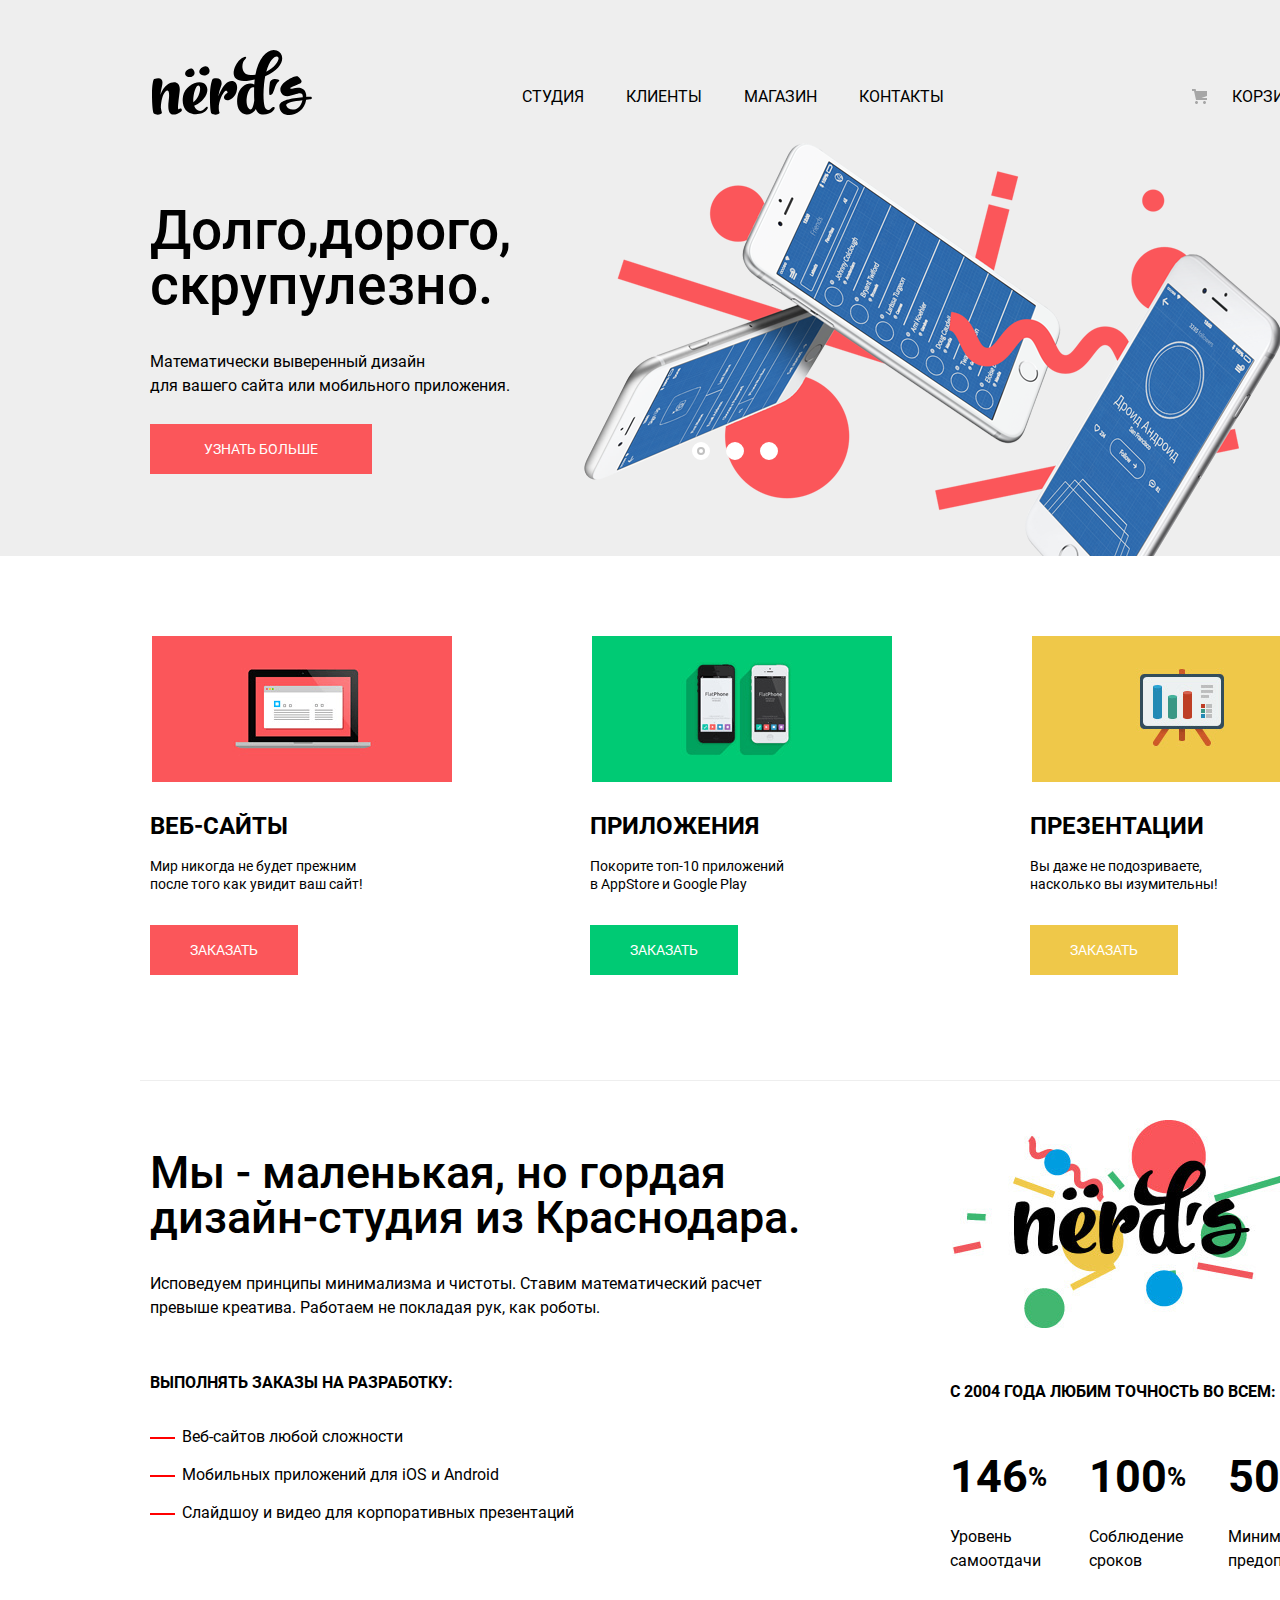
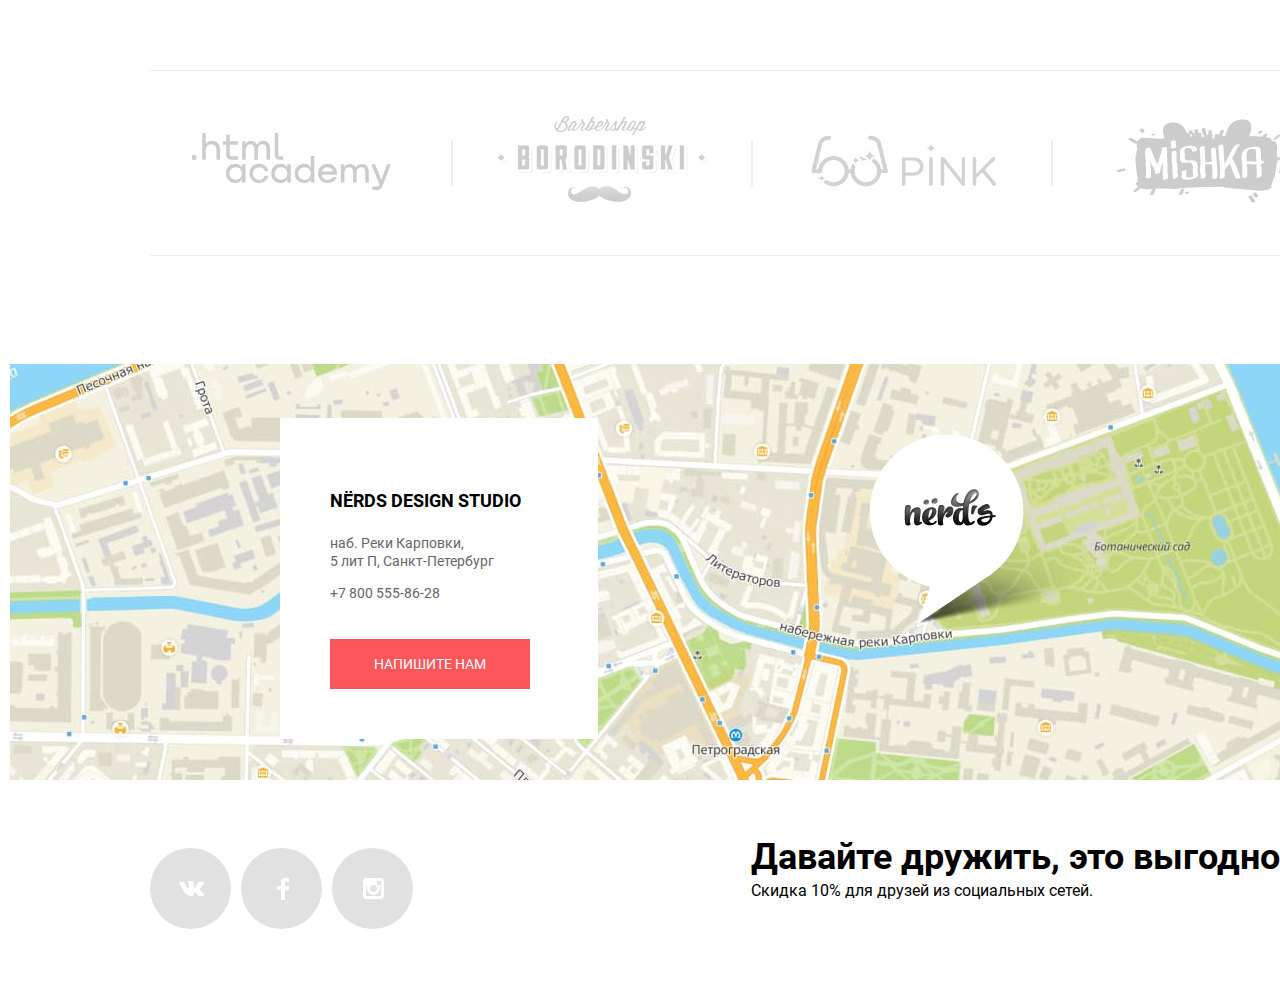
<file: index.html>
<!DOCTYPE html>
<html class="page" lang="ru">
  <head>
    <meta charset="utf-8">
    <title>Заголовок страницы</title>
    <link rel="preconnect" href="https://fonts.gstatic.com">
    <link href="https://fonts.googleapis.com/css2?family=Roboto:wght@400;700&display=swap"
      rel="stylesheet">
    <link href="css/style.css" rel="stylesheet">
    <link rel="icon" href="favicon/32.svg" type="image/svg+xml">
    <link rel="apple-touch-icon" href="favicon/152.svg">
    <link rel="manifest" href="manifest.webmanifest">
  </head>
  <body class="page-body">
    <header class="main-header">
      <div class="container">
        <nav class="main-navigation">
          <a class="main-header-logo">
          <img src="img/nerds-logo.svg" width="160" height="65" alt="Логотип
            дизайн-студия «Нёрдс»">
          </a>
          <div>
            <div class="main-navigation-wrapper">
              <ul class="site-navigation">
                <li class="site-navigation-item"><a href="blank.html">Студия</a></li>
                <li class="site-navigation-item" ><a href="blank.html">Клиенты</a></li>
                <li class="site-navigation-item"><a href="catalog.html">Магазин</a></li>
                <li class="site-navigation-item"><a href="blank.html">Контакты</a></li>
              </ul>
              <div class="user-navigation">
                <a class="login-link" href="blank.html">Корзина</a>
              </div>
            </div>
          </div>
        </nav>
      </div>
    </header>
    <main>
      <section class="slider">
        <div class="container">
          <input class="visually-hidden slide-input" type="radio" name="grid" value="adaptive" id="first-slide" checked>
          <input class="visually-hidden slide-input" type="radio" name="grid" value="fixed" id="second-slide">
          <input class="visually-hidden slide-input" type="radio" name="grid" value="rubber-band" id="third-slide">
          <div class="slides">
            <section class="slider-item slider-item-1">
              <p class="title">Долго,дорого,<br>скрупулезно.</p>
              <p class="subtitle">Математически выверенный дизайн<br>для вашего сайта или мобильного приложения.</p>
              <a class="button button-slider" href="blank.html">Узнать Больше</a>
            </section>
            <section class="slider-item slider-item-2">
              <p class="title">Любим математику<br>как никто другой</p>
              <p class="subtitle">Никакого креатива, только математические формы<br>для расчета идеальных пропорций</p>
              <a class="button button-slider" href="blank.html">Узнать Больше</a>
            </section>
            <section class="slider-item slider-item-3">
              <p class="title">Только ночь,<br>только хардкор</p>
              <p class="subtitle">Работаем днем, как все? Мы против этого.<br>Ближе к полуночи работа только начинается.</p>
              <a class="button button-slider" href="blank.html">Узнать Больше</a>
            </section>
          </div>
          <ul class="slider-controls">
            <li>
              <label for="first-slide" class="first-label"></label>
            </li>
            <li>
              <label for="second-slide" class="second-label"></label>
            </li>
            <li>
              <label for="third-slide" class="third-label"></label>
            </li>
          </ul>
        </div>
      </section>
      <section class="features">
        <div class="container">
          <ul class="features-list">
            <li class="feature-item">
              <a>
              <img src="img/illustration-1-1.png" width="300" height="146" alt="">
              </a>
              <h3>Веб-Сайты</h3>
              <p>Мир никогда не будет прежним<br>
                после того как увидит ваш сайт!
              </p>
              <a class="button" href="blank.html">Заказать</a>
            </li>
            <li class="feature-item">
              <a>
              <img src="img/illustration-2-1.png" width="300" height="146" alt="">
              </a>
              <h3>Приложения</h3>
              <p>Покорите топ-10 приложений<br>в AppStore и Google Play</p>
              <a class="button button-1" href="blank.html">Заказать</a>
            </li>
            <li class="feature-item">
              <a>
              <img src="img/illustration-3-1.png" width="300" height="146" alt="">
              </a>
              <h3>Презентации</h3>
              <p>Вы даже не подозриваете,<br>насколько вы изумительны!</p>
              <a class="button button-2" href="blank.html">Заказать</a>
            </li>
          </ul>
        </div>
      </section>
      <div class="index-columns">
        <div class="container">
          <section class="about-us">
            <h1>Мы - маленькая, но гордая<br>дизайн-студия из Краснодара.</h1>
            <p>Исповедуем принципы минимализма и чистоты. Ставим математический расчет
              <br>превыше креатива. Работаем не покладая рук, как роботы.
            <p>
            <h2>Выполнять заказы на разработку:</h2>
            <ul class="about-us-main">
              <li>Веб-сайтов любой сложности</li>
              <li>Мобильных приложений для iOS и Android</li>
              <li>Слайдшоу и видео для корпоративных презентаций</li>
            </ul>
          </section>
          <section class="about-us-additional">
            <img src="img/nerds-illustration-1.jpg" width="360" height="208"
              alt="Логотип">
            <h2>С 2004 года любим точность во всем:</h2>
            <div>
              <div class="percent-wrapper">
                <p class="percent">
                  <span>146</span><sup>%</sup>
                </p>
                <p>Уровень<br>самоотдачи</p>
              </div>
              <div class="percent-wrapper">
                <p class="percent">
                  <span>100</span><sup>%</sup>
                </p>
                <p>Соблюдение<br>сроков</p>
              </div>
              <div class="percent-wrapper">
                <p class="percent">
                  <span>50</span><sup>%</sup>
                </p>
                <p>Минимальная<br>предоплата</p>
              </div>
            </div>
          </section>
        </div>
      </div>
      <section class="brands">
        <div class="container">
          <ul class="brands-list">
            <li class="brands-item-1">
              <a href="https://htmlacademy.ru/intensive/htmlcss">
              <img src="img/logo_htmlacademy-1-2.svg" width="199" height="57"
                alt="Логотип «html academy»">
              </a>
            </li>
            <li class="brands-item-2">
              <a href="#">
              <img src="img/logo-2-1.svg" width="209" height="90"
                alt="Логотип «Barbershop Borodinski»">
              </a>
            </li>
            <li class="brands-item-3">
              <a href="#">
              <img src="img/group-12.svg" width="185" height="52"
                alt="Логотип «Pink»">
              </a>
            </li>
            <li class="brands-item-4">
              <a href="#">
              <img src="img/logo-4-1.svg" width="173" height="84"
                alt="Логотип «Mashka»">
              </a>
            </li>
          </ul>
        </div>
      </section>
    </main>
    <footer class="main-footer">
      <section class="footer-contacts">
        <img src="img/map-1.jpg" width="1440" height="416" alt="Карта">
        <div class="container">
          <div class="footer-pin">
            <img src="img/map-marker-1.png" width="231" height="190" alt="Маркер">
          </div>
          <div class="footer-info">
            <p class="contact-us-title">NЁRDS DESIGN STUDIO</p>
            <p>наб. Реки Карповки,<br>5 лит П, Санкт-Петербург</p>
            <a class="footer-phone" href="tel:+78005558628">
            +7 800 555-86-28</a>
            <a class="button button-footer" href="blank.html">Напишите нам</a>
          </div>
        </div>
      </section>
      <div class="container">
        <section class="footer-social">
          <ul сlass="social-list">
            <li>
              <a class="social-button" href="#">
              <img src="img/vk-icon.svg" width="26" height="15" alt="Вконтакте">
              </a>
            </li>
            <li>
              <a class="social-button" href="#">
              <img src="img/fb-icon.svg" width="12" height="22" alt="Фейсбук">
              </a>
            </li>
            <li>
              <a class="social-button" href="#">
              <img src="img/insta-icon.svg" width="21" height="21" alt="Инстаграм">
              </a>
            </li>
          </ul>
        </section>
        <section class="caption">
          <h2>Давайте дружить, это выгодно!</h2>
          <p>
            Скидка 10% для друзей из социальных сетей.
          </p>
        </section>
      </div>
    </footer>
    <section class="modal">
      <h2>Напишите нам</h2>
      <form class="appointment-form" action="https://echo.htmlacademy.ru"
        method="post">
        <p class="appointment-item">
          <label for="appointment-name">Ваше имя:</label>
          <input id="appointment-name" type="name" name="surname"
            placeholder="Имя Фамилия">
        </p>
        <p class="appointment-item">
          <label for="appointment-email">Ваше email:</label>
          <input id="appointment-email" type="email" name="email"
            placeholder="email@example.com">
        </p>
        <p class="appointment-item appointment-textarea">
          <label for="appointment-the-text-of-the-letter">Текст письма:</label>
          <textarea rows="5" id="appointment-the-text-of-the-letter" name="in free form" placeholder="В свободной форме"></textarea>
        </p>
        <button class="button" type="submit">Отправить</button>
      </form>
      <span class="close"></span>
    </section>
    <script src="js/min-main.js"></script>
  </body>
</html>
</file>
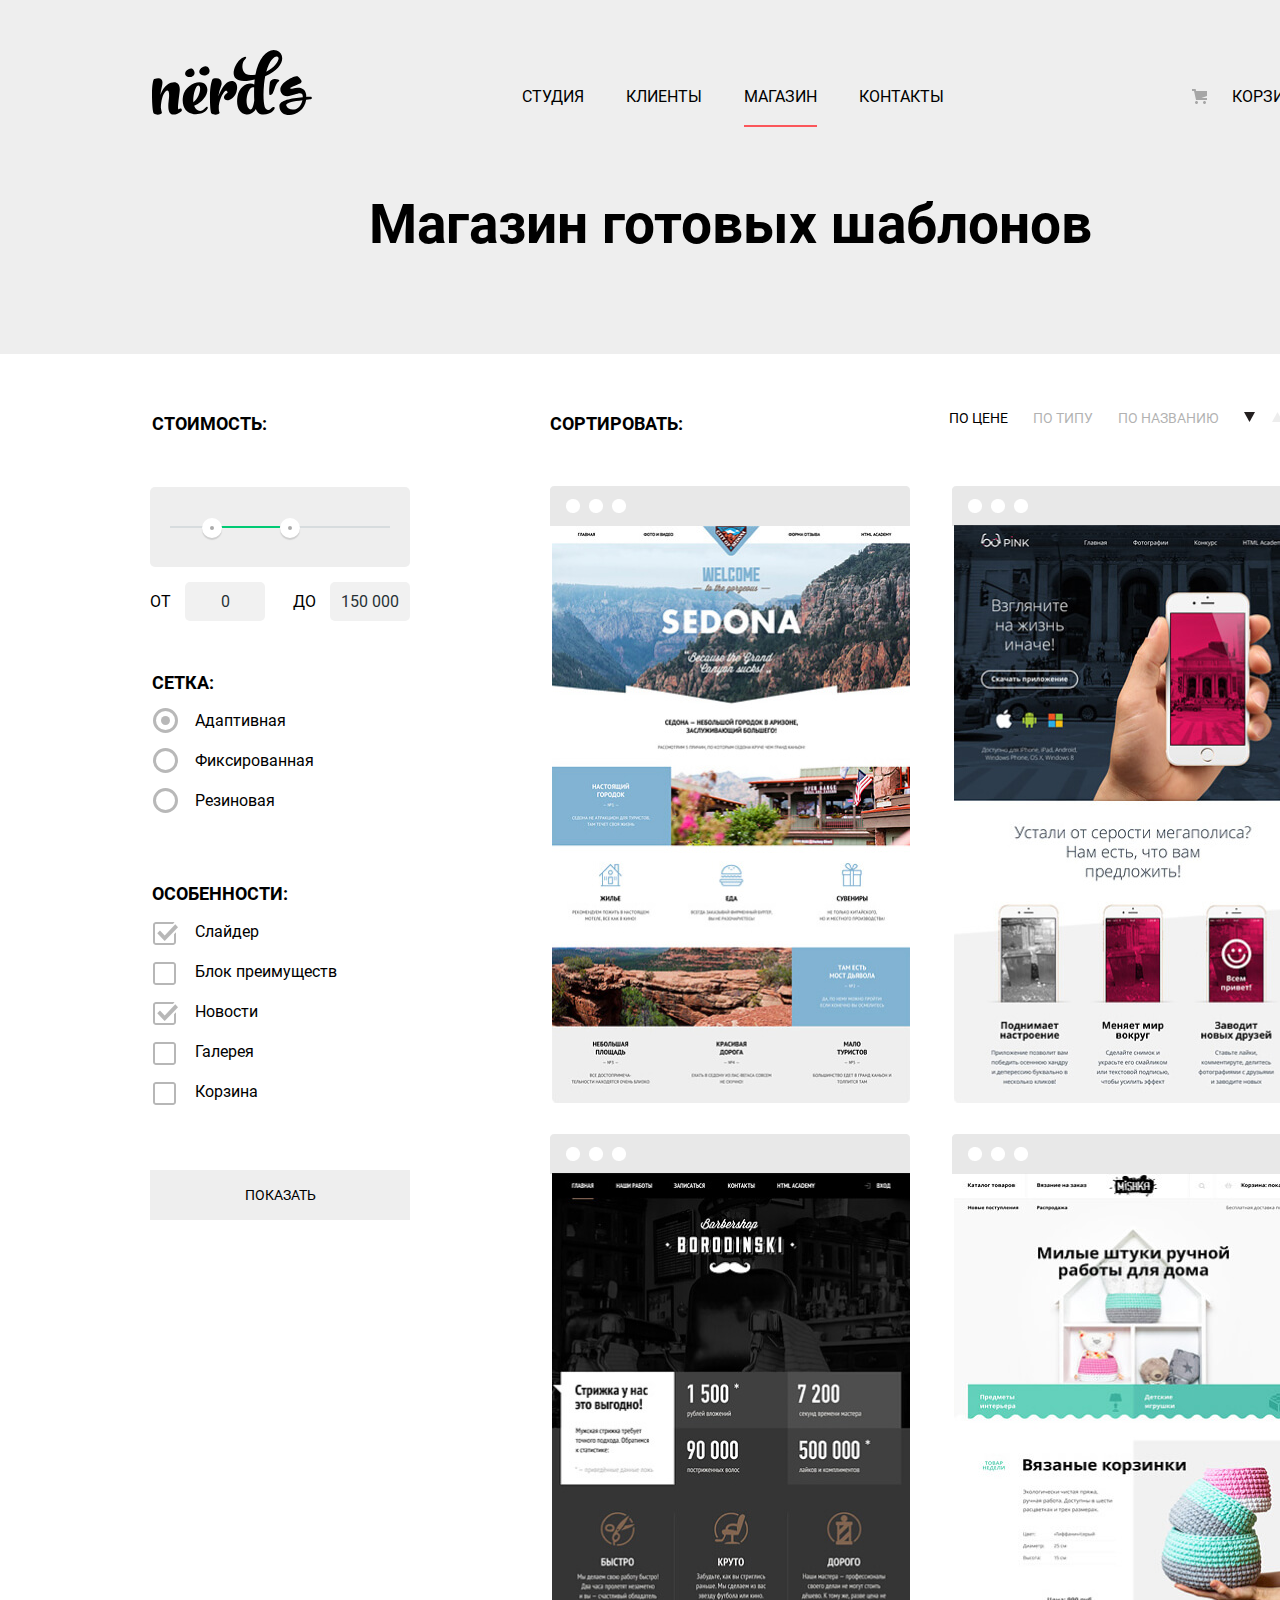
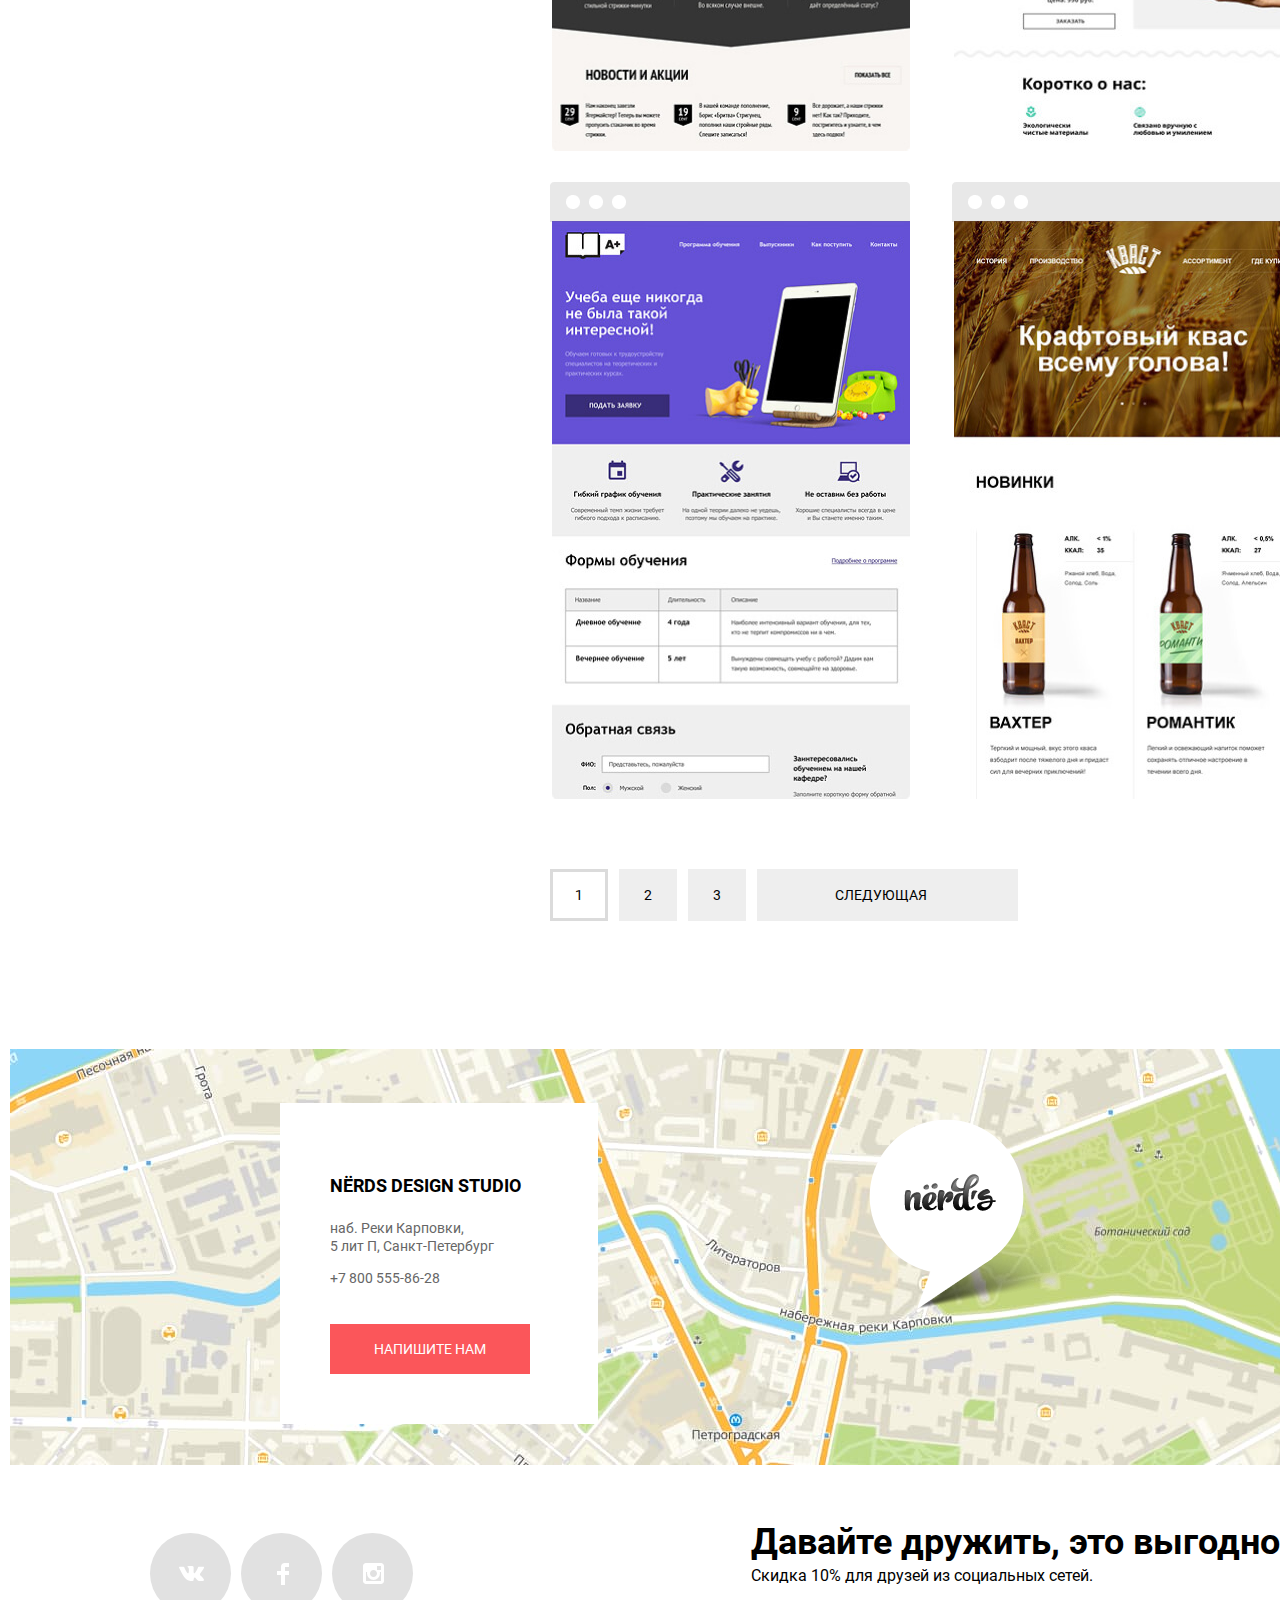
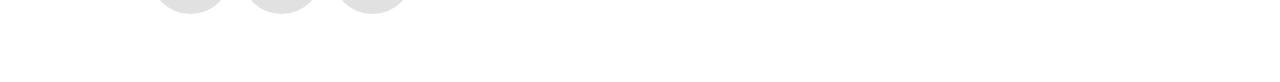
<file: catalog.html>
<!DOCTYPE html>
<html class="page" lang="ru">
  <head>
    <meta charset="UTF-8">
    <title>Каталог — Нёрдс</title>
    <link rel="preconnect" href="https://fonts.gstatic.com">
    <link href="https://fonts.googleapis.com/css2?family=Roboto:wght@400;700&display=swap"
      rel="stylesheet">
    <link rel="stylesheet" href="css/style.css">
    <link rel="icon" href="favicon/32.svg" type="image/svg+xml">
    <link rel="apple-touch-icon" href="favicon/152.svg">
    <link rel="manifest" href="manifest.webmanifest">
  </head>
  <body class="page-body">
    <header class="main-header">
      <div class="container">
        <nav class="main-navigation">
          <a class="main-header-logo" href="index.html">
          <img src="img/nerds-logo.svg" width="160" height="65"
            alt="Логотип Логотип дизайн-студия «Нёрдс»">
          </a>
          <div>
            <div class="main-navigation-wrapper">
              <ul class="site-navigation">
                <li class="site-navigation-item"><a href="blank.html">Студия</a></li>
                <li class="site-navigation-item"><a href="blank.html">Клиенты</a></li>
                <li class="site-navigation-item active"><a>Магазин</a></li>
                <li class="site-navigation-item"><a href="blank.html">Контакты</a></li>
              </ul>
              <div class="user-navigation">
                <a class="login-link" href="blank.html">Корзина</a>
              </div>
            </div>
          </div>
        </nav>
      </div>
    </header>
    <main class="page-catalog">
      <h1 class="page-title">Магазин готовых шаблонов</h1>
      <div class="container">
      <section class="filters">
        <h2 class="visually-hidden">Фильтр товаров</h2>
        <form class="filter" method="POST" action="https://echo.htmlacademy.ru">
          <fieldset class="filter-item">
            <legend>Стоимость:</legend>
            <div class="range-filter">
              <div class="range-controls">
                <div class="scale">
                  <div class="bar" style="width: 30%; margin-left: 20%"></div>
                </div>
                <div class="toggle toggle-min" tabindex="0" style="
                  left: 20%
                  "></div>
                <div class="toggle toggle-max" tabindex="0" style="
                  left: 50%
                  "></div>
              </div>
              <div class="price-controls">
                <label class="min-price">
                от <input type="number" name="min-price" placeholder="0">
                </label>
                <label class="max-price">
                до <input type="number" name="max-price" placeholder="150 000">
                </label>
              </div>
            </div>
          </fieldset>
          <fieldset class="filter-item">
            <legend>Сетка:</legend>
            <ul>
              <li class="filter-option filter-radio">
                <input class="visually-hidden filter-input-radio filter-input" type="radio" name="grid"
                  value="adaptive" id="filter-adaptive" checked>
                <label for="filter-adaptive">Адаптивная</label>
              </li>
              <li class="filter-option filter-radio">
                <input class="visually-hidden filter-input-radio filter-input" type="radio" name="grid"
                  value="fixed" id="filter-fixed">
                <label for="filter-fixed">Фиксированная</label>
              </li>
              <li class="filter-option filter-radio">
                <input class=" visually-hidden filter-input-radio filter-input" type="radio" name="grid"
                  value="rubber-band" id="filter-responsive">
                <label for="filter-responsive">Резиновая</label>
              </li>
            </ul>
          </fieldset>
          <fieldset class="filter-item">
            <legend>Особенности:</legend>
            <ul>
              <li class="filter-option filter-checkbox">
                <input class="visually-hidden filter-input-checkbox filter-input" type="checkbox" name="slider"
                  id="filter-slider" checked>
                <label for="filter-slider">Слайдер</label>
              </li>
              <li class="filter-option filter-checkbox">
                <input class="visually-hidden filter-input-checkbox filter-input" type="checkbox" name="the-array-of-benefits"
                  id="filter-the-array-of-benefits">
                <label for="filter-the-array-of-benefits">Блок преимуществ</label>
              </li>
              <li class="filter-option filter-checkbox">
                <input class=" visually-hidden filter-input-checkbox filter-input" type="checkbox" name="news"
                  id="filter-news" checked>
                <label for="filter-news">Новости</label>
              </li>
              <li class="filter-option filter-checkbox">
                <input class="visually-hidden filter-input-checkbox filter-input" type="checkbox" name="gallery"
                  id="filter-gallery">
                <label for="filter-gallery">Галерея</label>
              </li>
              <li class="filter-option filter-checkbox">
                <input class="visually-hidden filter-input-checkbox filter-input" type="checkbox" name="basket"
                  id="filter-basket">
                <label for="filter-basket">Корзина</label>
              </li>
            </ul>
          </fieldset>
          <button type="submit" class="filter-button button">Показать</button>
        </form>
      </section>
      <section class="catalog">
        <div class="page-catalog-layout">
          <ul class="breadcrumbs">
            <li class="breadcrumbs-title">
              <a href="catalog.html">Сортировать:</a>
            </li>
            <li class="breadcrumbs-item breadcrumbs-active">
              <a href="catalog.html">По цене</a>
            </li>
            <li class="breadcrumbs-item">
              <a href="#">По типу</a>
            </li>
            <li class="breadcrumbs-item">
              <a href="#">По названию</a>
            </li>
            <li class="arrow-bottom">
              <a href="#"></a>
            </li>
            <li class="arrow-top">
              <a href="#"></a>
            </li>
          </ul>
        </div>
        <!--<h2>Список готовых шаблонов</h2>!-->
        <ul class="catalog-list">
          <li class="catalog-item">
            <div class="catalog-item-image">
              <img src="img/mask-group-1.jpg" width="358" height="578"
                alt="Sedona Информационный сайт для туристов">
            </div>
            <div class="catalog-item-details">
              <h3 class="catalog-category">Sedona</h3>
              <p class="catalog-item-title">Информационный сайт для туристов</p>
              <p class="catalog-price">9 900 ₽</p>
            </div>
          </li>
          <li class="catalog-item">
            <div class="catalog-item-image">
              <img src="img/mask-group-2.jpg" width="358" height="578"
                alt="Pink App Продуктовый лендинг приложения для iOS и Android">
            </div>
            <div class="catalog-item-details">
              <h3 class="catalog-category">Pink App</h3>
              <p class="catalog-item-title">Продуктовый лендинг приложения
                для iOS и Android
              </p>
              <p class="catalog-price">9 900 ₽</p>
            </div>
          </li>
          <li class="catalog-item">
            <div class="catalog-item-image">
              <img src="img/mask-group-3.jpg" width="358" height="578"
                alt="Макет «Barbershop Borodinski»">
            </div>
            <div class="catalog-item-details">
              <h3 class="catalog-category">Barbershop</h3>
              <p class="catalog-item-title">Сайт салона красоты.<br> Для мужчин,да.</p>
              <p class="catalog-price">9 900 ₽</p>
            </div>
          </li>
          <li class="catalog-item">
            <div class="catalog-item-image">
              <img src="img/mask-group-4.jpg" width="358" height="578"
                alt="Макет «Mashka»">
            </div>
            <div class="catalog-item-details">
              <h3 class="catalog-category">Mishka</h3>
              <p class="catalog-item-title">Интернет-магазин<br>вязаных игрушек</p>
              <p class="catalog-price">9 900₽</p>
            </div>
          </li>
          <li class="catalog-item">
            <div class="catalog-item-image">
              <img src="img/mask-group-5.jpg" width="358" height="578"
                alt="Макет A Plus">
            </div>
            <div class="catalog-item-details">
              <h3 class="catalog-category">A Plus</h3>
              <p class="catalog-item-title">Лендинг курсов повышения квалификации</p>
              <p class="catalog-price">9 900₽</p>
            </div>
          </li>
          <li class="catalog-item">
            <div class="catalog-item-image">
              <img src="img/mask-group-6.jpg" width="358" height="578"
                alt="КВАСТ Промо-сайт производителя  крафтового кваса">
            </div>
            <div class="catalog-item-details">
              <h3 class="catalog-category">Кваст</h3>
              <p class="catalog-item-title">Промо-сайт производителя крафтового кваса</p>
              <p class="catalog-price">9 900 ₽</p>
      </section>
      </li>
      </ul>
      <ul class="pagination-list">
      <li class="pagination-item pagination-item-current"><a href="#">1</a></li>
      <li class="pagination-item"><a href="#">2</a></li>
      <li class="pagination-item"><a href="#">3</a></li>
      <li class="pagination-item"><a href="#">Следующая</a></li>
      </ul>
      </section>
      </div>
    </main>
    <footer class="main-footer">
      <section class="footer-contacts">
        <img src="img/map-1.jpg" width="1440" height="416" alt="Карта">
        <div class="container">
          <div class="footer-pin">
            <img src="img/map-marker-1.png" width="231" height="190" alt="Маркер">
          </div>
          <div class="footer-info">
            <p class="contact-us-title">NЁRDS DESIGN STUDIO</p>
            <p>наб. Реки Карповки,<br>5 лит П, Санкт-Петербург</p>
            <a class="footer-phone" href="tel:+78005558628">
            +7 800 555-86-28</a>
            <a class="button button-footer" href="blank.html">Напишите нам</a>
          </div>
        </div>
      </section>
      <div class="container">
        <section class="footer-social">
          <ul сlass="social-list">
            <li>
              <a class="social-button" href="#">
              <img src="img/vk-icon.svg" width="26" height="15" alt="Вконтакте">
              </a>
            </li>
            <li>
              <a class="social-button" href="#">
              <img src="img/fb-icon.svg" width="12" height="22" alt="Фейсбук">
              </a>
            </li>
            <li>
              <a class="social-button" href="#">
              <img src="img/insta-icon.svg" width="21" height="21" alt="Инстаграм">
              </a>
            </li>
          </ul>
        </section>
        <section class="caption">
          <h2>Давайте дружить, это выгодно!</h2>
          <p>
            Скидка 10% для друзей из социальных сетей.
          </p>
        </section>
      </div>
    </footer>
    <section class="modal">
      <h2>Напишите нам</h2>
      <form class="appointment-form" action="https://echo.htmlacademy.ru"
        method="post">
        <p class="appointment-item">
          <label for="appointment-name">Ваше имя:</label>
          <input id="appointment-name" type="name" name="surname"
            placeholder="Имя Фамилия">
        </p>
        <p class="appointment-item">
          <label for="appointment-email">Ваше email:</label>
          <input id="appointment-email" type="email" name="email"
            placeholder="email@example.com">
        </p>
        <p class="appointment-item appointment-textarea">
          <label for="appointment-the-text-of-the-letter">Текст письма:</label>
          <textarea rows="5" id="appointment-the-text-of-the-letter" name="in free form" placeholder="В свободной форме"></textarea>
        </p>
        <button class="button" type="submit">Отправить</button>
      </form>
      <span class="close"></span>
    </section>
    <script src="js/min-main.js"></script>
  </body>
</html>
</file>
<file: css/style.css>
@font-face {
  font-family: "Roboto";
  src: url("../fonts/roboto.woff2") format("woff2");
  url("../fonts/roboto.woff") format("woff");
  font-weight: 400;
  font-style: normal;
}

@font-face {
  font-family: "Roboto";
  src: url("../fonts/robotomedium.woff2") format("woff2");
  url("../fonts/robotomedium.woff") format("woff");
  font-weight: 500;
  font-style: normal;
}

@font-face {
  font-family: "Roboto";
  src: url("../fonts/robotobold.woff2") format("woff2");
  url("../fonts/robotobold.woff") format("woff");
  font-weight: 700;
  font-style: normal;
}


/* Variables */

:root {
  --basic-black: #000000;
  --basic-extra-dark: #283136;
  --basic-dark: #a6a6a6;
  --basic-neutral: #dbdbdb;
  --basic-extra-light: #eeeeee;
  --basic-white: #ffffff;
  --special1: #fb565a;
  --special2: #00ca74;
  --special3: #efc849;
  --special4: #666666;
  --special5: #e1e1e1;
  --special6: #444444;
  --special7: #4d4d4d;
  --special8: #01a25e;
  --special9: #e74246;
  --special10: #d7373b;
  --special11: #00bc6c;
  --special12: #00aa62;
  --special13: #eab534;
  --special14: #e5a722;
  --special15: #d7dcde;
  --special16: #b4b9bb;
  --special17: #e74246;
  --special18: #dfdfdf;
  --special19: #d5d5d5;
  --special20: #231F20;
  --special21: #d7dcdf;
  --special22: #ababab;
  --special23: #f1f1f1;
  --special24: #c1c1c1;
  --special25: #cfcfcf;
}


/* Global */

.page-body {
  min-width: 960px;
  margin: 0;
  padding: 0;
  font-family: "Roboto", "Arial", sans-serif;
  font-size: 14px;
  line-height: 18px;
  font-weight: 400;
  color: var(--basic-black);
  background-color: var(--basic-white);
  min-height: 100%;
  display: grid;
  grid-template-rows: min-content 1fr min-content;
  align-content: start;
}

a {
  text-decoration: none;
}

img {
  max-width: 100%;
  height: auto;
  margin-left: 2px;
}

.visually-hidden {
  position: absolute;
  width: 1px;
  height: 1px;
  margin: -1px;
  border: 0;
  padding: 0;
  white-space: nowrap;
  clip-path: inset(100%);
  clip: rect(0 0 0 0);
  overflow: hidden;
}

.filter-item {
  margin: 0;
  padding: 0;
  border: none;
}

.range-filter {
  width: 260px;
  margin-top: 35px;
}

.filter-item legend {
  margin-bottom: 13px;
  font-size: 18px;
  line-height: 24px;
  text-transform: uppercase;
  font-weight: 700;
}

.range-controls {
  position: relative;
  height: 41px;
  margin-bottom: 15px;
  padding-top: 39px;
  padding-right: 20px;
  padding-left: 20px;
  background-color: var(--basic-extra-light);
  border-radius: 5px;
}

.range-controls .scale {
  height: 2px;
  background: var(--special15);
}

.range-controls .bar {
  width: 70%;
  height: 2px;
  background: var(--special2);
}

.range-controls .toggle {
  position: absolute;
  top: 31px;
  left: 0;
  width: 4px;
  height: 4px;
  padding: 0;
  border: 8px solid var(--basic-white);
  background-color: var(--special22);
  border-radius: 50%;
  box-shadow: 0 2px 1px 0 var(--special25);
  cursor: pointer;
}

.range-controls .toggle-min {
  left: 18px;
}

.range-controls .toggle-max {
  left: 160px;
}

.price-controls {
  display: flex;
  justify-content: space-between;
}

.price-controls label {
  text-transform: uppercase;
  font-family: "Roboto", "Arial", sans-serif;
  font-size: 16px;
}

.price-controls input {
  width: 60px;
  padding: 10px;
  margin-left: 10px;
  text-align: center;
  color: var(--basic-extra-dark);
  border: none;
  border-radius: 5px;
  background: var(--special23);
  font-family: inherit;
  font-size: inherit;
}

.price-controls input::-webkit-outer-spin-button,
.price-controls input::-webkit-inner-spin-button {
  -webkit-appearance: none;
  margin: 0;
}

.price-controls input[type=number] {
  -moz-appearance: textfield;
}

.price-controls input::placeholder {
  color: var(--basic-extra-dark);
}

/* Grid */

.page {
  height: 100%;
}

/* Grid for pages */

.page-catalog-layout {
  display: flex;
  grid-template-columns: 180px 1fr;
  align-content: start;
}

.page-catalog .page-title {
  padding-top: 72px;
  padding-bottom: 102px;
  grid-column: 1 / -1;
  margin-bottom: 55px;
}

.page-catalog .breadcrumbs {
  display: flex;
}

.page-catalog .container {
  display: flex;
  flex-wrap: wrap;
}

/* Main header */

.main-header {
  display: grid;
  background-color: var(--basic-extra-light);
  padding-left: 140px;
  padding-top: 49px;
  padding-right: 140px;
  margin: 0;
}


/* .main-header.container {
 width: 1160px;
 height: 65px;
}*/


/* Main navigation */

.main-navigation {
  flex-direction: row;
  align-items: flex-start;
  min-height: 65px;
  /*   display: grid;*/
  display: flex;
  grid-template-columns: 1fr min-content;
  font-size: 16px;
  line-height: 30px;
  color: var(--basic-black);
}

.main-navigation-wrapper {
  display: grid;
  width: 100%;
  margin: 0 auto;
  padding: 0 10px;
  grid-template-columns: min-content 1fr min-content;
  background-color: var(--basic-extra-light);
}


/* Logo */


/* Site Navigation */

.site-navigation {
  list-style: none;
  text-transform: uppercase;
}

.site-navigation-current a:not([href]) {
  background-color: var(--basic-black);
}


/* Container */

.container {
  width: 1160px;
  margin: 0 auto;
  padding: 0 10px;
  position: relative;
}

.main-navigation-wrapper .container {
  display: flex;
  /*grid-template-columns: 1fr min-content;*/
  justify-content: space-between;
}


/* Logo */

.main-header-logo {
  order: 0;
  width: 160px;
  height: 65px;
  margin-right: 202px;
}

.main-header-logo:hover {
  opacity: 0.7;
}

.main-header-logo:active {
  opacity: 0.3;
}


/*.main-header-bar {
  background-color: var(--basic-extra-light);
}*/

.site-navigation {
  display: flex;
  flex-wrap: wrap;
  width: 440px;
  height: 30px;
  /*padding-top: 44px;*/
  padding-right: 246px;
  /*padding-bottom: 21px;
  padding-left: 202px;*/
  margin: 0;
  padding: 0;
  list-style: none;
}

.site-navigation-current a:not([href]) {
  background-color: var(--basic-black);
}


/* User navigation */

.user-navigation {
  max-width: 140px;
  /*height: 30px;
  padding-top: 44px;
  padding-right: 140px;
  padding-bottom: 10px;
  padding-left: 286px;*/
}

.site-navigation a,
.user-navigation a {
  color: var(--basic-black);
  text-transform: uppercase;
  display: block;
  padding: 13px 0;
  margin-top: 20px;
}

.site-navigation-item {
  margin-right: 42px;
}

.site-navigation-item:last-child {
  margin-right: 0;
}

.site-navigation .active {
  border-bottom: 2px solid var(--special1);
}

.site-navigation a:hover {
  color: var(--special1);
}

.site-navigation a:active {
  color: var(--basic-black);
  opacity: 0.3;
}

.user-navigation a:hover {
  color: var(--special1);
  opacity: 0.7;
}

.user-navigation a:active {
  color: var(--basic-black);
  opacity: 0.3;
}


/* Login link */

.login-link {
  position: relative;
  margin-left: 270px;
}

.login-link::before {
  content: "";
  position: absolute;
  top: 20px;
  left: -40px;
  width: 15px;
  height: 15px;
  background-image: url("../img/cart-icon.svg");
  background-repeat: no-repeat;
  background-position: 0 0;
}

.user-navigation .login-link {
  /*padding-left: 246px;*/
  position: relative;
}


/* Features */

.features {
  margin-bottom: 80px;
}

.features-list {
  display: grid;
  justify-content: space-between;
  gap: 100px;
  grid-template-columns: 1fr 1fr 1fr;
  column-gap: 140px;
  margin: 0;
  padding: 0;
  list-style: none;
}

.feature-item {
  width: 300px;
  text-align: left;
}

.feature-item {
  padding-bottom: 25px;
}

.feature-item h3 {
  column-gap: 16px;
  text-align: left;
  font-size: 24px;
  line-height: 30px;
  text-transform: uppercase;
  margin: 0;
  margin-top: 25px;
  margin-bottom: 16px;
}

.feature-item p {
  margin: 0;
  padding-bottom: 32px;
}

.feature-item. a {
  margin-right: auto;
  margin-left: auto;
}


/* Index columns */

.index-columns {
  display: flex;
  justify-content: space-between;
  margin-bottom: 53px;
  margin-left: 140px;
  margin-right: 126px;
  color: var(--basic-black);
  background-position: 0 0;
  background-repeat: repeat;
}

.index-columns h1 {
  /*width: 651px;*/
  font-size: 45px;
  line-height: 45px;
  font-weight: 500;
}

.index-columns p {
  /*margin-bottom: 32px;*/
  font-size: 16px;
  line-height: 24px;
  font-weight: 400;
}

.index-columns h2 {
  margin: 0;
  margin-bottom: 32px;
  font-size: 45px;
  line-height: 45px;
}

.index-columns .container {
  display: grid;
  grid-template-columns: 1fr 1fr;
  width: 1174px;
  height: 413px;
  column-gap: 149px;
  margin-bottom: 73px;
  border-top: 1px solid var(--basic-extra-light);
  padding-top: 39px;
}

.about-us-main {
  margin: 0;
  margin-bottom: 25px;
  padding: 0;
  list-style: none;
}

.about-us-main li {
  margin-bottom: 20px;
  position: relative;
  padding-left: 32px;
}

.about-us-main li::before {
  position: absolute;
  top: 50%;
  left: 0;
  content: "";
  width: 25px;
  height: 2px;
  background-color: red;
}

.subtitle-1 h1 {
  font-size: 45px;
}

.subtitle-1 p {
  font-size: 16px;
}

.subtitle-2 h2 {
  font-size: 16px;
}

.about-us-main {
  font-size: 16px;
}

.about-us-additional {
  width: 360px;
  height: 413px;
  /*text-align: right;*/
}

.about-us-additional>div {
  display: flex;
}

.about-us-additional img {
  width: 360px;
  height: 208px;
  margin-bottom: 37px;
}

.about-us-additional h2 {
  font-size: 16px;
  margin-bottom: 31px;
  text-transform: uppercase;
}

.percent {
  margin: 0;
  margin-right: 42px;
  margin-bottom: 10px;
}

.percent p {
  font-size: 16px;
}


/* About-us */

.about-us {
  width: 651px;
}

.about-us h1 {
  font-size: 45px;
  margin-bottom: 32px;
}

.about-us p {
  font-size: 16px;
  margin-bottom: 40px;
}

.about-us h2 {
  font-size: 16px;
  margin-bottom: 23px;
  text-transform: uppercase;
}


/* Button */

.button {
  display: inline-block;
  margin-right: 240px;
  padding: 16px 40px;
  font: inherit;
  text-align: center;
  color: var(--basic-white);
  vertical-align: middle;
  text-transform: uppercase;
  background-color: var(--special1);
  border: none;
}

.button-slider {
  padding: 16px 54px;
}

.button-footer {
  margin-right: 0;
  padding: 16px 44px;
}

.button.container {
  padding-bottom: 80px;
}

.button-1 {
  background-color: var(--special2);
}

.button-2 {
  background-color: var(--special3);
}

.button:hover {
  background-color: var(--special9);
}

.button:active {
  color: var(--special10);
}

.button.disabled,
.button:disabled {
  cursor: default;
  opacity: 0.5;
  background-color: var(--basic-black);
}

.button-1:hover {
  background-color: var(--special11);
}

.button-1:active {
  color: var(--special12);
}

.button-1.disabled,
.button-1:disabled {
  cursor: default;
  opacity: 0.5;
  background-color: var(--basic-black);
}

.button-2:hover {
  background-color: var(--special13);
}

.button-2:active {
  color: var(--special14);
}

.button-2.disabled,
.button-2:disabled {
  cursor: default;
  opacity: 0.5;
  background-color: var(--basic-black);
}

.page-title {
  margin: 0;
  padding: 0;
  font-size: 55px;
  line-height: 55px;
  background-color: var(--basic-extra-light);
  text-align: center;
}

.filter-button {
  width: 260px;
  height: 50px;
  background-color: var(--basic-extra-light);
  color: var(--basic-black);
}

.filter-button:hover {
  background-color: var(--special18);
}

.filter-button:active {
  cursor: default;
  opacity: 0.5;
  color: var(--basic-black);
  background-color: var(--special19);
}


/* Breadcrumbs */

.breadcrumbs {
  padding: 0;
  margin: 0;
  margin-bottom: 86px;
  list-style: none;
  display: flex;
  justify-content: flex-start;
  flex-wrap: wrap;
}

.breadcrumbs li {
  position: relative;
  font-size: 14px;
  line-height: 18px;
  text-transform: uppercase;
}

.breadcrumbs .breadcrumbs-title {
  margin-right: 266px;
  font-weight: 700;
  font-size: 18px;
  line-height: 30px;
}

.breadcrumbs .breadcrumbs-item {
  margin-right: 25px;
  opacity: 0.3;
}

.breadcrumbs .breadcrumbs-active {
  opacity: 1;
}

.arrow-bottom,
.arrow-top {
  position: relative;
}

.arrow-bottom  a::before,
.arrow-top a::before {
  content: "";
  position: absolute;
  width: 11px;
  height: 10px;
  top: 10%;
  left: 0;
}

.arrow-bottom a::before {
  background-image: url("../img/icon-down-dir.svg");
}

.arrow-top a::before {
  background-image: url("../img/icon-up-dir.svg");
  left: 28px;
}

.breadcrumbs-current::after {
  display: none;
}

.breadcrumbs a {
  color: var(--basic-black);
}

.breadcrumbs a:hover,
.breadcrumbs a:focus {
  text-decoration: underline;
}

.breadcrumbs-current {
  color: var(--basic-dark);
}


/* Filters */

.filters {
  width: 260px;
  margin-right: 140px;
}

.filter fieldset {
  padding: 0;
  margin: 0;
  margin-bottom: 48px;
  border: none;
}

.filter fieldset:first-child {
  margin-bottom: 47px;
}

.filter legend {
  display: block;
  font-size: 18px;
  line-height: 30px;
  font-weight: 700;
}

.filter ul {
  padding: 0;
  margin: 0;
  list-style: none;
  font-size: 16px;
  line-height: 20px;
}

.filter-input-checkbox:hover+label,
.filter-input-checkbox:focus+label {
  color: var(--basic-extra-dark);
}

.filter-option {
  margin-bottom: 20px;
  padding-left: 45px;
  list-style: none;
}

.filter-option label {
  position: relative;
  display: block;
  cursor: pointer;
  user-select: none;
}

.filter-input-checkbox+label::before {
  content: "";
  position: absolute;
  left: -42px;
  top: 0;
  width: 25px;
  height: 23px;
  background-image: url("../img/checkbox-off.svg");
  background-repeat: no-repeat;
  opacity: 0.4;
}

.filter-input-checkbox:checked+label::before {
  background-image: url("../img/checkbox-on.svg");
}

.filter-input-radio+label::before {
  content: "";
  position: absolute;
  left: -42px;
  top: -3px;
  width: 19px;
  height: 19px;
  border: 3px solid var(--special7);
  border-radius: 50%;
  opacity: 0.4;
}

.filter-input-radio:checked+label::after {
  content: "";
  position: absolute;
  top: 5px;
  left: -34px;
  width: 9px;
  height: 9px;
  background-color: var(--special7);
  border-radius: 50%;
  opacity: 0.4;
}


/* Catalog */

.catalog {
  width: 760px;
}

.catalog-list {
  display: flex;
  justify-content: space-between;
  flex-wrap: wrap;
  padding: 0;
  margin: 0;
  list-style: none;
}

.catalog-item {
  width: 358px;
  min-height: 578px;
  margin-right: 42px;
  margin-bottom: 70px;
  position: relative;
}

.catalog-item:hover .catalog-item-details {
  display: block;
}

.catalog-item:hover .catalog-item-image::before {
  opacity: 1;
}

.catalog-item:nth-child(2n) {
  margin-right: 0;
}

.catalog-item-image {
  width: 358px;
  height: 578px;
  margin: 0;
  position: relative;
}

.catalog-item-image::before {
  content: "";
  position: absolute;
  top: -39px;
  width: 360px;
  height: 40px;
  background-image: url("../img/browser.png");
  opacity: 0.12;
}

.catalog-item a {
  color: var(--basic-black);
  display: flex;
  flex-direction: column;
}

.catalog-item-details {
  background-color: var(--basic-extra-light);
  position: absolute;
  bottom: 0;
  width: 360px;
  min-height: 231px;
  left: -1px;
  display: none;
}

.catalog-item h3 {
  font-size: 18px;
  line-height: 30px;
}

.catalog-category {
  text-transform: uppercase;
  font-size: 18px;
  line-height: 30px;
  text-align: center;
  margin-top: 26px;
  margin-bottom: 12px;
}

.catalog-category:hover {
  color: var(--special1);
}

.catalog-category:active {
  color: var(--basic-black);
  opacity: 0.3;
}

.catalog-item-title {
  width: 255px;
  margin: 0 auto;
  margin-bottom: 32px;
  text-transform: none;
  font-size: 16px;
  line-height: 18px;
  color: var(--special4);
  text-align: center;
}

.catalog-item-price.button {
  width: 56px;
  padding-left: 72px;
  padding-right: 72px;
  padding-top: 17px;
  padding-bottom: 15px;
  margin: 80px;
  margin-top: 32px;
  width: 200px;
  height: 50px;
  font-size: 16px;
  line-height: 18px;
  text-align: center;
  color: var(--basic-white);
}

.catalog-item-price.button:hover {
  color: var(--basic-white);
  background-color: var(--special9);
}

.catalog-item-price.button:active {
  background-color: var(--special10);
}

.catalog-price {
  padding: 17px 72px;
  background-color: var(--special1);
  width: 56px;
  color: var(--basic-white);
  margin: 0 auto;
  margin-bottom: 44px;
}

.catalog-price:hover {
  background-color: var(--special9);
}

.catalog-price:active {
  background-color: var(--special10);
}


/* Pagination */

.pagination-list {
  display: flex;
  flex-wrap: wrap;
  padding: 0;
  margin: 0;
  list-style: none;
  margin-bottom: 60px;
  margin-left: 400px;
}

.pagination-item {
  margin-right: 11px;
}

.pagination-item:last-child {
  margin-right: 0;
}

.pagination-item a {
  display: block;
  padding: 17px 25px;
  color: var(--basic-black);
  background-color: var(--basic-extra-light);
  text-transform: uppercase;
}

.pagination-item:last-child a {
  width: 105px;
  padding: 17px 78px;
}

.pagination-item a:hover {
  background-color: var(--special18);
}

.pagination-item a:focus {
  background-color: var(--special18);
}

.pagination-item a:active {
  background-color: var(--special19);
}

.pagination-item-current a,
.pagination-item-current a:hover,
.pagination-item-current a:focus,
.pagination-item-current a:active {
  padding: 14px 22px;
  color: var(--basic-black);
  background-color: var(--basic-white);
  border: 3px solid #dbdbdb;
}


/* Main footer */

.main-footer {
  /*padding: 65px 0;
  margin-top: 80px;*/
  color: var(--basic-black);
  background-position: 0 0;
  background-repeat: repeat;
  background-color: var(--basic-white);
  min-height: 593px;
}

.main-footer .container {
  display: grid;
  grid-template-columns: 1fr 1fr;
  margin: 68px auto;
}


/*.main-footer .footer-social {
  display: grid;
  grid-template-columns: 1fr 1fr;
  margin-right: 9px;
}*/


/*.main-footer .h2 {
  display: grid;
  grid-template-columns: 1fr 1fr;
}*/

.footer-contacts {
  position: relative;
  color: var(--special4);
  text-decoration: none;
  margin-bottom: 68px;
  height: 416px;
}

.footer-info {
  position: absolute;
  top: 54px;
  left: 140px;
  flex-direction: column;
  width: 218px;
  min-height: 208px;
  background-color: var(--basic-white);
  padding: 50px;
}

.footer-contacts>img {
  width: 100%;
  position: absolute;
  max-width: 1440px;
  max-height: 416px;
  display: block;
  left: 50%;
  margin-left: -720px;
}

.footer-phone {
  color: var(--special4);
  text-decoration: none;
  margin-bottom: 37px;
  display: block;
}

.footer-social .container {
  display: grid;
  height: 1060px;
  width: 81px;
  padding-bottom: 74px;
  /*text-align: left;*/
}

.footer-social ul {
  display: flex;
  flex-wrap: wrap;
  margin: 0;
  padding: 0;
  list-style: none;
  justify-self: left;
  width: 280px;
}

.footer-social li {
  margin-right: 10px;
}

.footer-pin {
  position: absolute;
  top: 70px;
  right: 220px;
}

.footer-pin img {
  width: 231px;
  height: 190px;
}

.footer-contacts .container {
  position: relative;
  height: 100%;
}

.contact-us-title {
  font-size: 18px;
  line-height: 30px;
  font-weight: 700;
  color: var(--basic-black);
}

.caption {
  max-width: 660px;
  font-size: 36px;
  margin: 0;
  justify-self: center;
}

.caption h2 {
  font-size: 36px;
  margin-bottom: 10px;
  margin-top: 0;
}

.caption p {
  font-size: 16px;
}


/* Social button */

.social-button {
  display: flex;
  align-items: center;
  justify-content: center;
  width: 81px;
  height: 81px;
  background-color: var(--special5);
  color: inherit;
  border-radius: 50%;
}

.social-button:hover {
  background-color: var(--special9);
}

.social-button:focus {
  background-color: var(--special10);
}

.social-button:hover path,
.social-button:focus path {
  fill: var(--basic-white);
}


/* Modal */

.modal {
  position: fixed;
  top: 50%;
  left: 50%;
  display: none;
  transform: translate(-50%, -50%);
  background-color: var(--basic-white);
  /*display: none;*/
  width: 760px;
  height: 464px;
  color: var(--basic-black);
  background-position: 0 0;
  background-repeat: repeat;
  box-shadow: 0 30px 50px rgba(0, 0, 0, 0.7);
  padding: 63px 100px;
  z-index: 30;
}

.modal-item {
  margin-top: 0;
  margin-bottom: 34px;
}

.modal h2 {
  font-size: 45px;
  line-height: 53px;
  margin: 0;
  margin-bottom: 37px;
}

.modal label {
  font-size: 16px;
  line-height: 18px;
  margin-bottom: 9px;
  font-weight: 700;
}

.modal .button {
  display: block;
  width: 260px;
  margin-top: 47px;
  margin-right: 0;
}

.modal textarea {
  width: 100%;
  padding: 16px 14px 16px 16px;
  border: 2px solid var(--special15);
  box-sizing: border-box;
  resize: none;
  font: inherit;
}


/* Appointment form */

.appointment-form input[type="name"],
.appointment-form input[type="email"] {
  font: inherit;
  color: var(--basic-black);
  border: 2px solid var(--special15);
}

.appointment-form {
  display: flex;
  flex-wrap: wrap;
  justify-content: space-between;
}

.appointment-item {
  /*width: 140px;
  margin-top: 0;
  margin-bottom: 10px;*/
  display: flex;
  flex-direction: column;
  margin: 0;
  margin-bottom: 37px;
}

.appointment-textarea {
  width: 100%;
  margin: 0;
}

.modal p:last-child {
  width: 100%;
}

.appointment-item input {
  width: 360px;
  padding-top: 16px;
  padding-right: 14px;
  padding-bottom: 16px;
  padding-left: 16px;
  font: inherit;
  background-color: transparent;
  border: 2px solid var(--special15);
  box-sizing: border-box;
}

.appointment-form .button {
  display: inline-block;
  font: inherit;
  text-align: center;
  color: var(--basic-white);
  vertical-align: middle;
  text-transform: uppercase;
  background-color: var(--special1);
  border: none;
}

.close {
  content: "";
  position: absolute;
  right: 90px;
  top: 78px;
  width: 21px;
  height: 21px;
  background-image: url(../img/close-cross.svg);
  background-repeat: no-repeat;
  opacity: 0.3;
}

.close:hover {
  opacity: 1;
}

.close:active {
  opacity: 0.1;
}


/* Percent */


/*.percent {
  padding-left: 369px;
  padding-right: 42px;
  padding-top: 31px;
  padding-bottom: 122px;
}*/

.percent span {
  height: 64px;
  font-weight: 700;
  font-size: 45px;
  line-height: 64px;
}

.percent sup {
  font-weight: 700;
  font-size: 26px;
  line-height: 40px;
}


/* Slider */

.slider {
  min-height: 431px;
  background-color: var(--basic-extra-light);
  margin-bottom: 80px;
}

.slider .container {
  position: relative;
  min-height: 431px;
}

.slider-item {
  background-color: var(--basic-extra-light);
  display: none;
}

.slider-item-1 {
  height: 431px;
  background-image: url("../img/nerds-index-slide1-1.png");
  background-repeat: no-repeat;
  background-position: bottom right;
}

.slider-item-2 {
  height: 431px;
  background-image: url("../img/nerds-index-slide2-1.png");
  background-repeat: no-repeat;
  background-position: bottom right;
}

.slider-item-3 {
  height: 431px;
  background-image: url("../img/nerds-index-slide3-1.png");
  background-repeat: no-repeat;
  background-position: bottom right;
}

.title {
  font-weight: 500;
  font-size: 55px;
  line-height: 55px;
  margin: 0;
  padding-top: 78px;
  margin-bottom: 37px;
}

.subtitle {
  font-weight: 400;
  font-size: 16px;
  line-height: 24px;
  margin-bottom: 26px;
}

.slider-controls {
  position: absolute;
  z-index: 20;
  display: flex;
  width: 86px;
  justify-content: space-between;
  bottom: 96px;
  left: 552px;
  list-style: none;
  margin: 0;
  padding: 0;
}

.slider-controls label {
  padding: 0;
  width: 14px;
  height: 14px;
  background-color: var(--basic-white);
  border: 2px solid var(--basic-white);
  border-radius: 50%;
  cursor: pointer;
  position: relative;
  display: block;
}

.slider-controls label::before {
  display: none;
  position: absolute;
  content: "";
  left: 50%;
  top: 50%;
  width: 4px;
  height: 4px;
  background-color: transparent;
  border: 2px solid var(--special24);
  border-radius: 50%;
  transform: translate(-50%, -50%);
}

#first-slide:checked~.slider-controls .first-label::before,
#second-slide:checked~.slider-controls .second-label::before,
#third-slide:checked~.slider-controls .third-label::before {
  display: block;
}

#first-slide:checked~.slides .slider-item-1,
#second-slide:checked~.slides .slider-item-2,
#third-slide:checked~.slides .slider-item-3 {
  display: block;
}


/* Brands */

.brands ul {
  display: flex;
  list-style: none;
  margin-top: 64px;
  margin-bottom: 40px;
  margin-right: 141px;
  border-top: 1px solid var(--basic-extra-light);
  border-bottom: 1px solid var(--basic-extra-light);
  width: 1159px;
  height: 184px;
}

.brands li {
  position: relative;
}

.brands li:not(:first-child)::before {
  position: absolute;
  top: 50%;
  left: 0;
  content: "";
  width: 2px;
  height: 46px;
  background-color: var(--basic-extra-light);
  transform: translateY(-50%);
}

.brands.container {
  width: 1159px;
  height: 184px;
  padding-left: 95px;
}

 .brands-item-1 {
  display: flex;
  justify-content: center;
  align-items: center;
  margin: 0px;
  padding-right: 60px;
}

.brands-item-2 {
 display: flex;
 justify-content: center;
 align-items: center;
 padding-left: 45px;
 padding-right: 44px;
}

.brands-item-3 {
 display: flex;
 justify-content: center;
 align-items: center;
 padding-left: 58px;
 padding-right: 55px;
}

.brands-item-4 {
 display: flex;
 justify-content: center;
 align-items: center;
 padding-left: 63px;
 margin: 0;
}

.brands-item a {
  display: block;
  padding: 30px;
}
</file>
